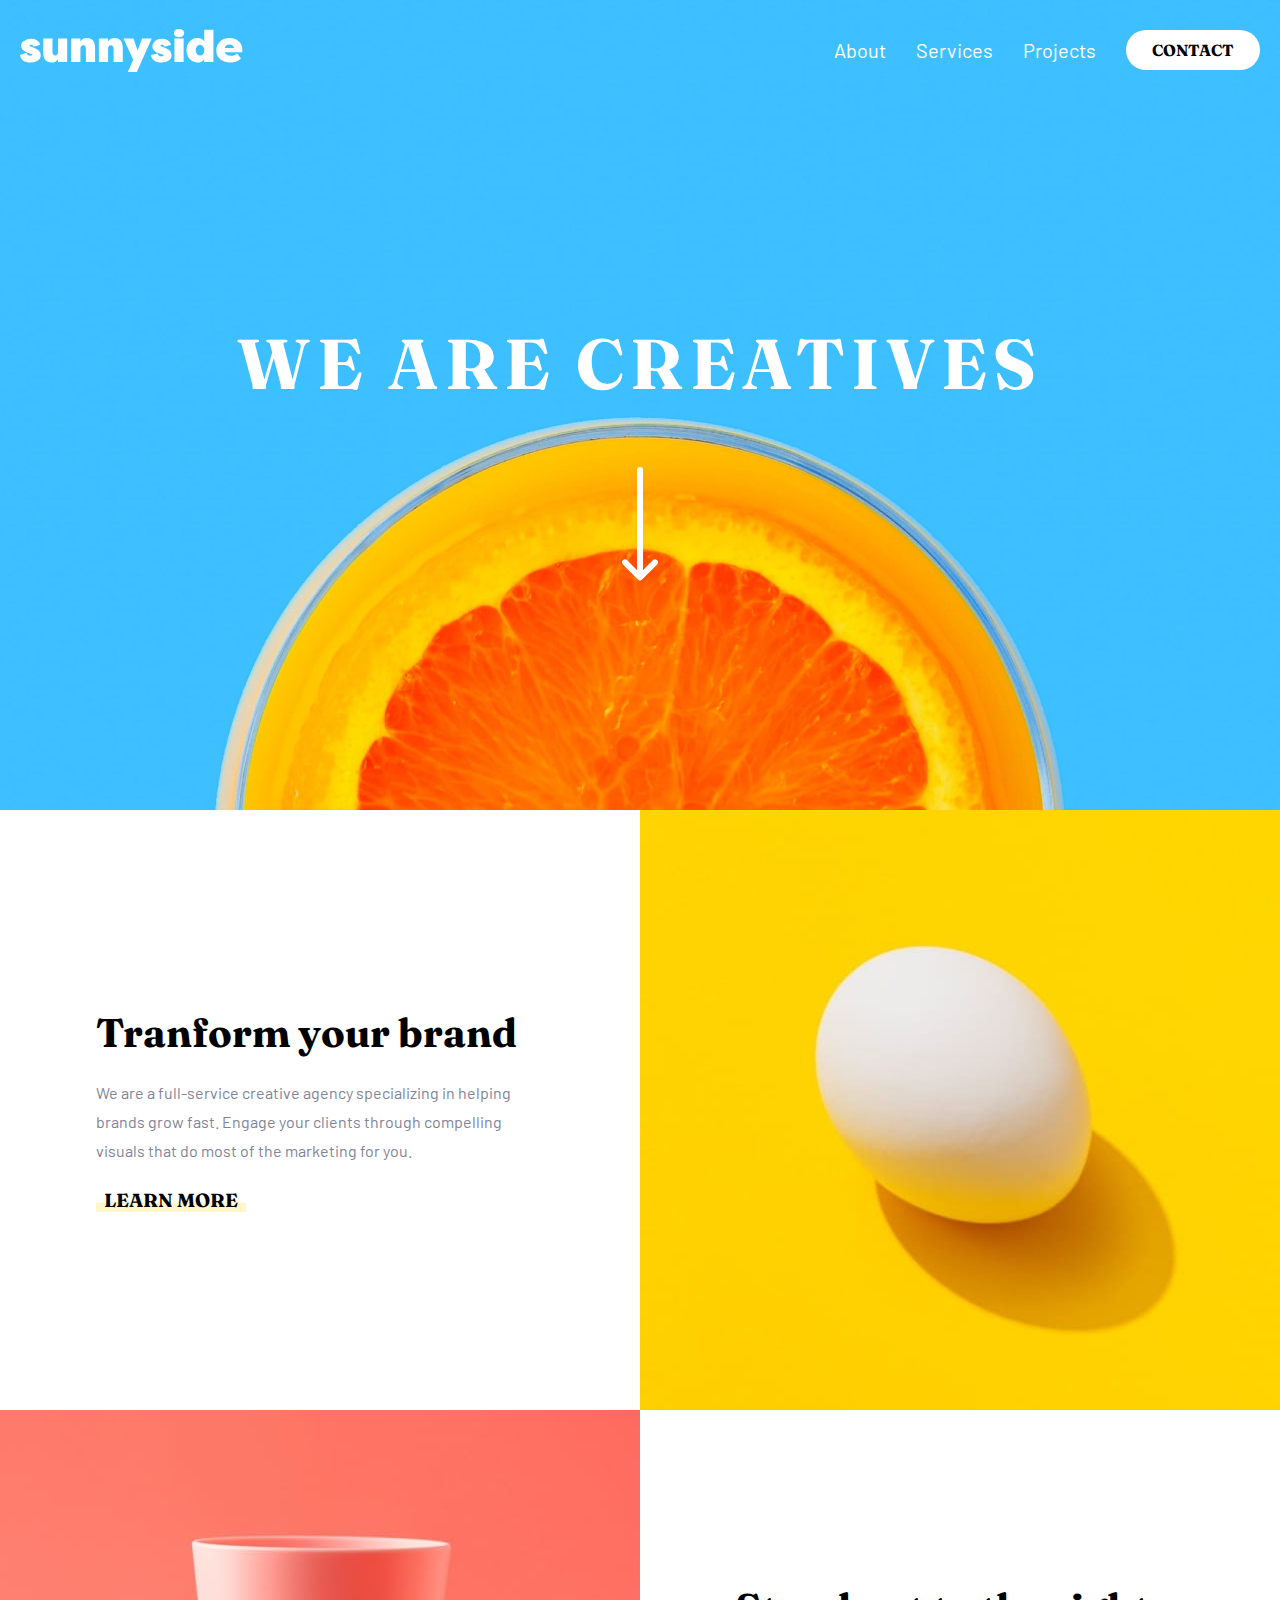
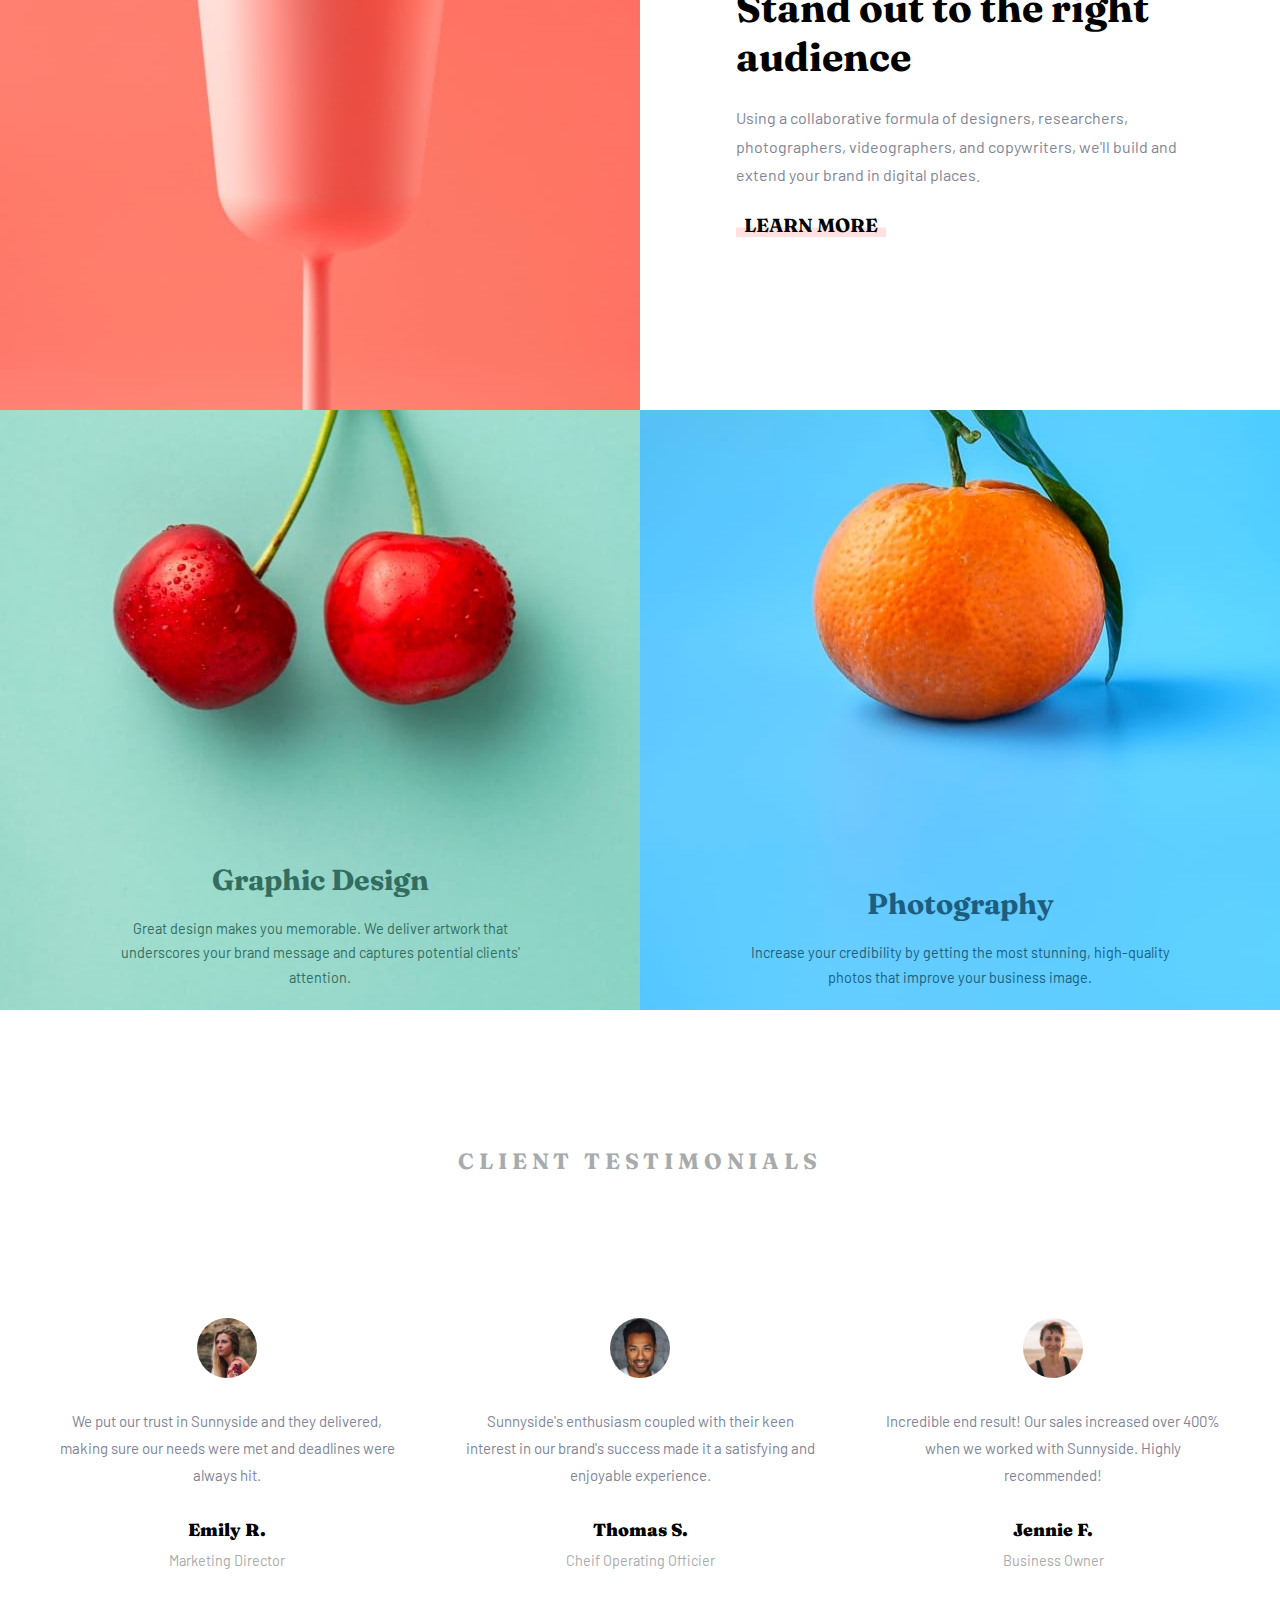
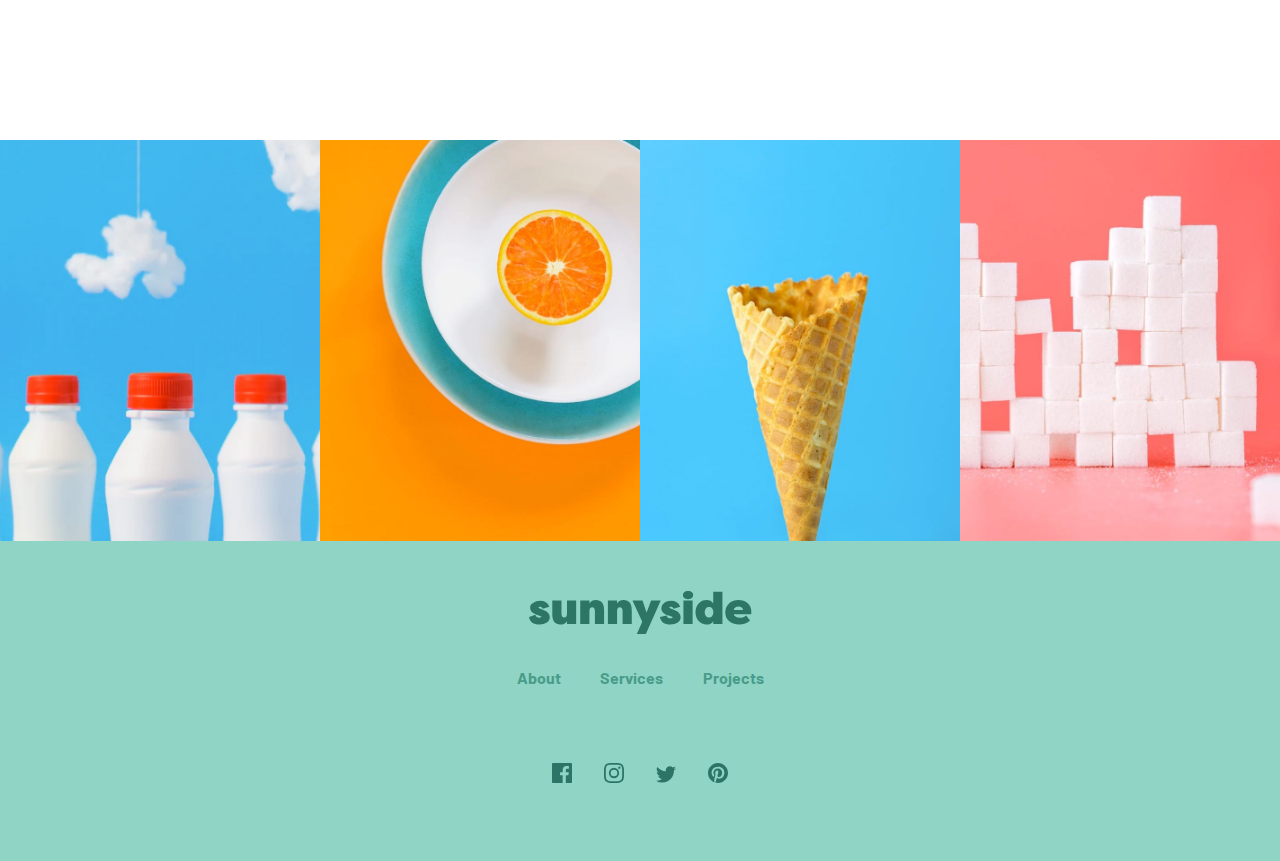
<file: TASK 1-landing-page/index.html>
<!DOCTYPE html>
<html lang="en">

<head>
    <meta charset="UTF-8">
    <meta name="viewport" content="width=device-width, initial-scale=1.0">
    <title>Sunnyside</title>
    <link rel="stylesheet" href="style.css">
</head>

<body>
    <div class="wrapper">
        <section class="banner">
            <div class="header">
                <svg xmlns="http://www.w3.org/2000/svg" xmlns:xlink="http://www.w3.org/1999/xlink" id="body_1"
                    width="223" height="43">
                    <g transform="matrix(1.798387 0 0 1.7916667 0 0)">
                        <path
                            d="M5.857 18.708C 7.495 18.708 8.851999 18.348 9.927 17.628C 11.002 16.907 11.54 15.859 11.54 14.484C 11.457 12.629 10.076 11.238 7.396 10.311001L7.396 10.311001L5.956 9.714001C 5.6419997 9.614 5.4179997 9.516001 5.286 9.416C 5.286 9.002001 5.559 8.7960005 6.1049995 8.7960005C 6.7829995 8.7960005 7.2869997 9.143001 7.6179996 9.839001L7.6179996 9.839001L11.316 8.795001C 10.423 6.575001 8.702 5.466001 6.154 5.466001C 4.632 5.466001 3.3659997 5.8640013 2.3569999 6.659001C 1.15 7.08 0.645 8.116 0.645 9.39C 0.645 9.788 0.70299995 10.156 0.819 10.496C 0.935 10.836 1.109 11.134001 1.34 11.39C 1.572 11.647 1.7950001 11.87 2.01 12.061001C 2.225 12.251 2.498 12.430001 2.83 12.595001C 3.1599998 12.761002 3.412 12.881001 3.586 12.955001C 3.76 13.030001 3.996 13.117001 4.293 13.216001L4.293 13.216001L4.715 13.366L6.205 13.912001C 6.568 14.045001 6.805 14.156001 6.9119997 14.247001C 6.9119997 14.678 6.508 14.894001 5.6969995 14.894001C 4.5059996 14.894001 3.7939997 14.364001 3.5629995 13.304001L3.5629995 13.304001L0 14.509C 0.463 17.309 2.416 18.709 5.857 18.709L5.857 18.709L5.857 18.708zM17.493 18.708C 19.131 18.708 20.338 18.078001 21.116 16.82L21.116 16.82L21.116 18.435L26.227999 18.435L26.227999 5.366L21.116 5.366L21.116 12.522C 21.116 13.996 20.611 14.732 19.602 14.732C 18.576 14.732 18.063 13.996 18.063 12.522L18.063 12.522L18.063 5.366L12.951 5.366L12.951 13.019C 12.951 16.812 14.465 18.709 17.493 18.709zM33.596 18.435L33.596 11.28C 33.596 9.804999 34.100002 9.068 35.109 9.068C 36.135002 9.068 36.649002 9.805 36.649002 11.28L36.649002 11.28L36.649002 18.435L41.760002 18.435L41.760002 10.782999C 41.760002 6.989999 40.247 5.092999 37.219 5.092999C 35.581 5.092999 34.373 5.722999 33.596 6.980999L33.596 6.980999L33.596 5.366L28.483002 5.366L28.483002 18.435001L33.596 18.435001zM48.979 18.435L48.979 11.28C 48.979 9.804999 49.483 9.068 50.493 9.068C 51.518 9.068 52.031 9.805 52.031 11.28L52.031 11.28L52.031 18.435L57.143997 18.435L57.143997 10.782999C 57.143997 6.989999 55.629997 5.092999 52.601997 5.092999C 50.963997 5.092999 49.755997 5.722999 48.978996 6.980999L48.978996 6.980999L48.978996 5.366L43.865997 5.366L43.865997 18.435001L48.978996 18.435001zM64.958 24L73.247 5.365999L67.91 5.365999L65.378006 12.049999L63.120007 5.365999L57.536007 5.365999L62.97101 17.168L59.944 24L64.958 24zM78.628 18.708C 80.266 18.708 81.623 18.348 82.698 17.628C 83.773994 16.907 84.312 15.859 84.312 14.484C 84.229 12.629 82.847 11.238 80.167 10.311001L80.167 10.311001L78.727 9.714001C 78.412994 9.614 78.189995 9.516001 78.057 9.416C 78.057 9.002001 78.33 8.7960005 78.876 8.7960005C 79.554 8.7960005 80.059 9.143001 80.39 9.839001L80.39 9.839001L84.088 8.795001C 83.194 6.575001 81.474 5.466001 78.925995 5.466001C 77.40399 5.466001 76.13799 5.8640013 75.129 6.659001C 74.118996 7.454001 73.615 8.489001 73.615 9.764001C 73.615 10.162001 73.673 10.530001 73.787994 10.870001C 73.90399 11.210001 74.077995 11.508001 74.31 11.764001C 74.541 12.021001 74.765 12.244 74.979996 12.435001C 75.19499 12.625001 75.467995 12.804002 75.798996 12.969002C 76.129 13.135002 76.381996 13.255002 76.556 13.329001C 76.729 13.404001 76.966 13.491001 77.263 13.590001L77.263 13.590001L77.685 13.740001L79.173996 14.286001C 79.537994 14.419002 79.773994 14.530002 79.881 14.621001C 79.881 15.052001 79.476 15.268002 78.66499 15.268002C 77.47499 15.268002 76.76299 14.738002 76.53099 13.678001L76.53099 13.678001L72.80799 14.522001C 73.27199 17.322 75.22399 18.722 78.66499 18.722zM88.428 4.571C 89.338005 4.571 90.041 4.356 90.538 3.9250002C 91.033005 3.4950001 91.282005 2.9480002 91.282005 2.2850003C 91.282005 1.6070004 91.04201 1.0550003 90.562004 0.6340003C 90.082 0.21 89.371 0 88.428 0C 87.485 0 86.773 0.211 86.293 0.634C 85.812996 1.056 85.573 1.607 85.573 2.286C 85.573 2.948 85.822 3.495 86.318 3.926C 86.815 4.356 87.518 4.571 88.428 4.571zM90.984 18.435001L90.984 5.366L85.87 5.366L85.87 18.435001L90.983 18.435001zM98.724 18.708002C 100.461 18.708002 101.701 18.078003 102.446 16.820002L102.446 16.820002L102.446 18.435001L107.558 18.435001L107.558 0.472L102.446 0.472L102.446 7.006C 101.701 5.731 100.461 5.093 98.723 5.093C 96.97 5.093 95.509 5.735 94.343 7.019C 93.177 8.302 92.593 9.929 92.593 11.901C 92.593 13.871 93.177 15.499001 94.343 16.783C 95.509 18.066002 96.97 18.708 98.723 18.708zM100.114 14.808002C 99.385 14.808002 98.802 14.534002 98.364 13.988003C 97.924995 13.441003 97.706 12.745003 97.706 11.901003C 97.706 11.056003 97.921 10.361003 98.351 9.814003C 98.798 9.267003 99.384995 8.994003 100.113 8.994003C 100.841 8.994003 101.423996 9.267003 101.863 9.814003C 102.301 10.3600025 102.52 11.056003 102.52 11.901003C 102.52 12.745003 102.300995 13.441003 101.863 13.988003C 101.423996 14.534002 100.840996 14.808002 100.113 14.808002zM116.812 18.708002C 119.409 18.708002 121.436 17.954002 122.892 16.448002L122.892 16.448002L120.782 13.615002C 119.74 14.460002 118.564995 14.882002 117.257996 14.882002C 116.266 14.882002 115.45899 14.658002 114.838 14.212002C 114.217995 13.764002 113.908 13.333002 113.908 12.919002L113.908 12.919002L123.51199 12.919002C 123.59499 12.621001 123.635994 12.232001 123.635994 11.752002C 123.635994 9.698002 122.96199 8.075002 121.61399 6.882002C 120.26499 5.689002 118.54099 5.093002 116.43899 5.093002C 114.18899 5.093002 112.41099 5.764002 111.10399 7.106002C 109.79699 8.447001 109.14299 10.062002 109.14299 11.950002C 109.14299 13.888001 109.83299 15.4990015 111.21499 16.783C 112.596985 18.066002 114.46199 18.708 116.81199 18.708zM119.02 10.559002L113.908 10.559002C 113.940994 9.946002 114.20599 9.479002 114.701996 9.155002C 115.198 8.832002 115.785995 8.671001 116.464 8.671001C 117.142 8.671001 117.729996 8.836001 118.226 9.168001C 118.723 9.4990015 118.987 9.963001 119.02 10.559001z"
                            stroke="none" fill="currentColor" fill-rule="nonzero" />
                    </g>
                </svg>
                <nav class="menu">
                    <span>About</span>
                    <span>Services</span>
                    <span>Projects</span>
                    <div class="contact">CONTACT</div>
                </nav>
            </div>
            <div class="main">
                <h1 class="text">WE ARE CREATIVES</h1>
                <a href="#content"><img src="./assets/icon-arrow-down.svg" class="arrow" alt="arrow button"></a>
            </div>
        </section>
        <section id="content" class="section1">
            <div class="left">
                <div class="text-container">
                    <h1>Tranform your brand</h1>
                    <p>We are a full-service creative agency specializing in helping brands grow fast.
                        Engage your clients through compelling visuals that do most of the marketing for you.</p>
                    <div class="button1">
                        <h2>LEARN MORE</h2>
                    </div>
                </div>
            </div>
            <div class="right">
                <img class="container-img" src="./assets/image-gallery-egg.jpg" alt="illustration">
            </div>
        </section>
        <section class="section2">
            <div class="right">
                <img class="container-img" src="./assets/image-stand-out.jpg" alt="illustraion">
            </div>
            <div class="left">
                <div class="text-container">
                    <h1>Stand out to the right audience</h1>
                    <p> Using a collaborative formula of designers, researchers, photographers, videographers, and
                        copywriters, we'll build and extend your brand in digital places.
                    </p>
                    <div class="button2">
                        <h2>LEARN MORE</h2>
                    </div>
                </div>
            </div>
        </section>
        <section class="section2">
            <div class="left1">
                <div class="text-container-top">
                    <h1>Graphic Design</h1>
                    <p> Great design makes you memorable. We deliver artwork that underscores your brand message and
                        captures potential clients' attention.</p>
                </div>
            </div>
            <div class="right1">
                <div class="text-container-top">
                    <h1> Photography</h1>
                    <p>Increase your credibility by getting the most stunning, high-quality photos that improve your
                        business image.</p>
                </div>
            </div>
        </section>
        <section class="section3 testimonials">
            <h1>CLIENT TESTIMONIALS</h1>
            <div class="clients">
                <div class="client">
                    <div class="client-image">
                        <img src="./assets/image-emily.jpg" alt="client picture">
                    </div>
                    <p>We put our trust in Sunnyside and they delivered, making sure our needs were met and deadlines
                        were always hit.</p>
                    <div class="details">
                        <h2>Emily R.</h2>
                        <p>Marketing Director</p>
                    </div>
                </div>
                <div class="client">
                    <div class="client-image">
                        <img src="./assets/image-thomas.jpg" alt="client picture">
                    </div>
                    <p>Sunnyside's enthusiasm coupled with their keen interest in our brand's success made it a
                        satisfying and enjoyable experience.</p>
                    <div class="details">
                        <h2>Thomas S.</h2>
                        <p>Cheif Operating Officier</p>
                    </div>
                </div>
                <div class="client">
                    <div class="client-image">
                        <img src="./assets/image-jennie.jpg" alt="client picture">
                    </div>
                    <p>Incredible end result! Our sales increased over 400% when we worked with Sunnyside. Highly
                        recommended!</p>
                    <div class="details">
                        <h2>Jennie F.</h2>
                        <p>Business Owner</p>
                    </div>
                </div>
            </div>
        </section>
        <section class="section4 gallery">
            <div class="gallery-container">
                <img src="./assets/image-gallery-milkbottles.jpg" alt="example image">
            </div>
            <div class="gallery-container">
                <img src="./assets/image-gallery-orange.jpg" alt="example image">
            </div>
            <div class="gallery-container">
                <img src="./assets/image-gallery-cone.jpg" alt="example image">
            </div>
            <div class="gallery-container">
                <img src="./assets/image-gallery-sugarcubes.jpg" alt="example image">
            </div>
        </section>
        <footer class="footer">
            <div class="logo">
                <svg xmlns="http://www.w3.org/2000/svg" xmlns:xlink="http://www.w3.org/1999/xlink" id="body_1"
                    width="223" height="43">
                    <g transform="matrix(1.798387 0 0 1.7916667 0 0)">
                        <path
                            d="M5.857 18.708C 7.495 18.708 8.851999 18.348 9.927 17.628C 11.002 16.907 11.54 15.859 11.54 14.484C 11.457 12.629 10.076 11.238 7.396 10.311001L7.396 10.311001L5.956 9.714001C 5.6419997 9.614 5.4179997 9.516001 5.286 9.416C 5.286 9.002001 5.559 8.7960005 6.1049995 8.7960005C 6.7829995 8.7960005 7.2869997 9.143001 7.6179996 9.839001L7.6179996 9.839001L11.316 8.795001C 10.423 6.575001 8.702 5.466001 6.154 5.466001C 4.632 5.466001 3.3659997 5.8640013 2.3569999 6.659001C 1.15 7.08 0.645 8.116 0.645 9.39C 0.645 9.788 0.70299995 10.156 0.819 10.496C 0.935 10.836 1.109 11.134001 1.34 11.39C 1.572 11.647 1.7950001 11.87 2.01 12.061001C 2.225 12.251 2.498 12.430001 2.83 12.595001C 3.1599998 12.761002 3.412 12.881001 3.586 12.955001C 3.76 13.030001 3.996 13.117001 4.293 13.216001L4.293 13.216001L4.715 13.366L6.205 13.912001C 6.568 14.045001 6.805 14.156001 6.9119997 14.247001C 6.9119997 14.678 6.508 14.894001 5.6969995 14.894001C 4.5059996 14.894001 3.7939997 14.364001 3.5629995 13.304001L3.5629995 13.304001L0 14.509C 0.463 17.309 2.416 18.709 5.857 18.709L5.857 18.709L5.857 18.708zM17.493 18.708C 19.131 18.708 20.338 18.078001 21.116 16.82L21.116 16.82L21.116 18.435L26.227999 18.435L26.227999 5.366L21.116 5.366L21.116 12.522C 21.116 13.996 20.611 14.732 19.602 14.732C 18.576 14.732 18.063 13.996 18.063 12.522L18.063 12.522L18.063 5.366L12.951 5.366L12.951 13.019C 12.951 16.812 14.465 18.709 17.493 18.709zM33.596 18.435L33.596 11.28C 33.596 9.804999 34.100002 9.068 35.109 9.068C 36.135002 9.068 36.649002 9.805 36.649002 11.28L36.649002 11.28L36.649002 18.435L41.760002 18.435L41.760002 10.782999C 41.760002 6.989999 40.247 5.092999 37.219 5.092999C 35.581 5.092999 34.373 5.722999 33.596 6.980999L33.596 6.980999L33.596 5.366L28.483002 5.366L28.483002 18.435001L33.596 18.435001zM48.979 18.435L48.979 11.28C 48.979 9.804999 49.483 9.068 50.493 9.068C 51.518 9.068 52.031 9.805 52.031 11.28L52.031 11.28L52.031 18.435L57.143997 18.435L57.143997 10.782999C 57.143997 6.989999 55.629997 5.092999 52.601997 5.092999C 50.963997 5.092999 49.755997 5.722999 48.978996 6.980999L48.978996 6.980999L48.978996 5.366L43.865997 5.366L43.865997 18.435001L48.978996 18.435001zM64.958 24L73.247 5.365999L67.91 5.365999L65.378006 12.049999L63.120007 5.365999L57.536007 5.365999L62.97101 17.168L59.944 24L64.958 24zM78.628 18.708C 80.266 18.708 81.623 18.348 82.698 17.628C 83.773994 16.907 84.312 15.859 84.312 14.484C 84.229 12.629 82.847 11.238 80.167 10.311001L80.167 10.311001L78.727 9.714001C 78.412994 9.614 78.189995 9.516001 78.057 9.416C 78.057 9.002001 78.33 8.7960005 78.876 8.7960005C 79.554 8.7960005 80.059 9.143001 80.39 9.839001L80.39 9.839001L84.088 8.795001C 83.194 6.575001 81.474 5.466001 78.925995 5.466001C 77.40399 5.466001 76.13799 5.8640013 75.129 6.659001C 74.118996 7.454001 73.615 8.489001 73.615 9.764001C 73.615 10.162001 73.673 10.530001 73.787994 10.870001C 73.90399 11.210001 74.077995 11.508001 74.31 11.764001C 74.541 12.021001 74.765 12.244 74.979996 12.435001C 75.19499 12.625001 75.467995 12.804002 75.798996 12.969002C 76.129 13.135002 76.381996 13.255002 76.556 13.329001C 76.729 13.404001 76.966 13.491001 77.263 13.590001L77.263 13.590001L77.685 13.740001L79.173996 14.286001C 79.537994 14.419002 79.773994 14.530002 79.881 14.621001C 79.881 15.052001 79.476 15.268002 78.66499 15.268002C 77.47499 15.268002 76.76299 14.738002 76.53099 13.678001L76.53099 13.678001L72.80799 14.522001C 73.27199 17.322 75.22399 18.722 78.66499 18.722zM88.428 4.571C 89.338005 4.571 90.041 4.356 90.538 3.9250002C 91.033005 3.4950001 91.282005 2.9480002 91.282005 2.2850003C 91.282005 1.6070004 91.04201 1.0550003 90.562004 0.6340003C 90.082 0.21 89.371 0 88.428 0C 87.485 0 86.773 0.211 86.293 0.634C 85.812996 1.056 85.573 1.607 85.573 2.286C 85.573 2.948 85.822 3.495 86.318 3.926C 86.815 4.356 87.518 4.571 88.428 4.571zM90.984 18.435001L90.984 5.366L85.87 5.366L85.87 18.435001L90.983 18.435001zM98.724 18.708002C 100.461 18.708002 101.701 18.078003 102.446 16.820002L102.446 16.820002L102.446 18.435001L107.558 18.435001L107.558 0.472L102.446 0.472L102.446 7.006C 101.701 5.731 100.461 5.093 98.723 5.093C 96.97 5.093 95.509 5.735 94.343 7.019C 93.177 8.302 92.593 9.929 92.593 11.901C 92.593 13.871 93.177 15.499001 94.343 16.783C 95.509 18.066002 96.97 18.708 98.723 18.708zM100.114 14.808002C 99.385 14.808002 98.802 14.534002 98.364 13.988003C 97.924995 13.441003 97.706 12.745003 97.706 11.901003C 97.706 11.056003 97.921 10.361003 98.351 9.814003C 98.798 9.267003 99.384995 8.994003 100.113 8.994003C 100.841 8.994003 101.423996 9.267003 101.863 9.814003C 102.301 10.3600025 102.52 11.056003 102.52 11.901003C 102.52 12.745003 102.300995 13.441003 101.863 13.988003C 101.423996 14.534002 100.840996 14.808002 100.113 14.808002zM116.812 18.708002C 119.409 18.708002 121.436 17.954002 122.892 16.448002L122.892 16.448002L120.782 13.615002C 119.74 14.460002 118.564995 14.882002 117.257996 14.882002C 116.266 14.882002 115.45899 14.658002 114.838 14.212002C 114.217995 13.764002 113.908 13.333002 113.908 12.919002L113.908 12.919002L123.51199 12.919002C 123.59499 12.621001 123.635994 12.232001 123.635994 11.752002C 123.635994 9.698002 122.96199 8.075002 121.61399 6.882002C 120.26499 5.689002 118.54099 5.093002 116.43899 5.093002C 114.18899 5.093002 112.41099 5.764002 111.10399 7.106002C 109.79699 8.447001 109.14299 10.062002 109.14299 11.950002C 109.14299 13.888001 109.83299 15.4990015 111.21499 16.783C 112.596985 18.066002 114.46199 18.708 116.81199 18.708zM119.02 10.559002L113.908 10.559002C 113.940994 9.946002 114.20599 9.479002 114.701996 9.155002C 115.198 8.832002 115.785995 8.671001 116.464 8.671001C 117.142 8.671001 117.729996 8.836001 118.226 9.168001C 118.723 9.4990015 118.987 9.963001 119.02 10.559001z"
                            stroke="none" fill="currentColor" fill-rule="nonzero" />
                    </g>
                </svg>
            </div>
            <div class="footer-nav">
                <span>About</span>
                <span>Services</span>
                <span>Projects</span>
            </div>
            <div class="socials">
                <a href="#"><img src="./assets/icon-facebook.svg" alt="facebook link"></a>
                <a href="#"><img src="./assets/icon-instagram.svg" alt="instagram link"></a>
                <a href="#"><img src="./assets/icon-twitter.svg" alt="twitter link"></a>
                <a href="#"><img src="./assets/icon-pinterest.svg" alt="pinterest link"></a>
            </div>
        </footer>
    </div>
</body>

</html>
</file>
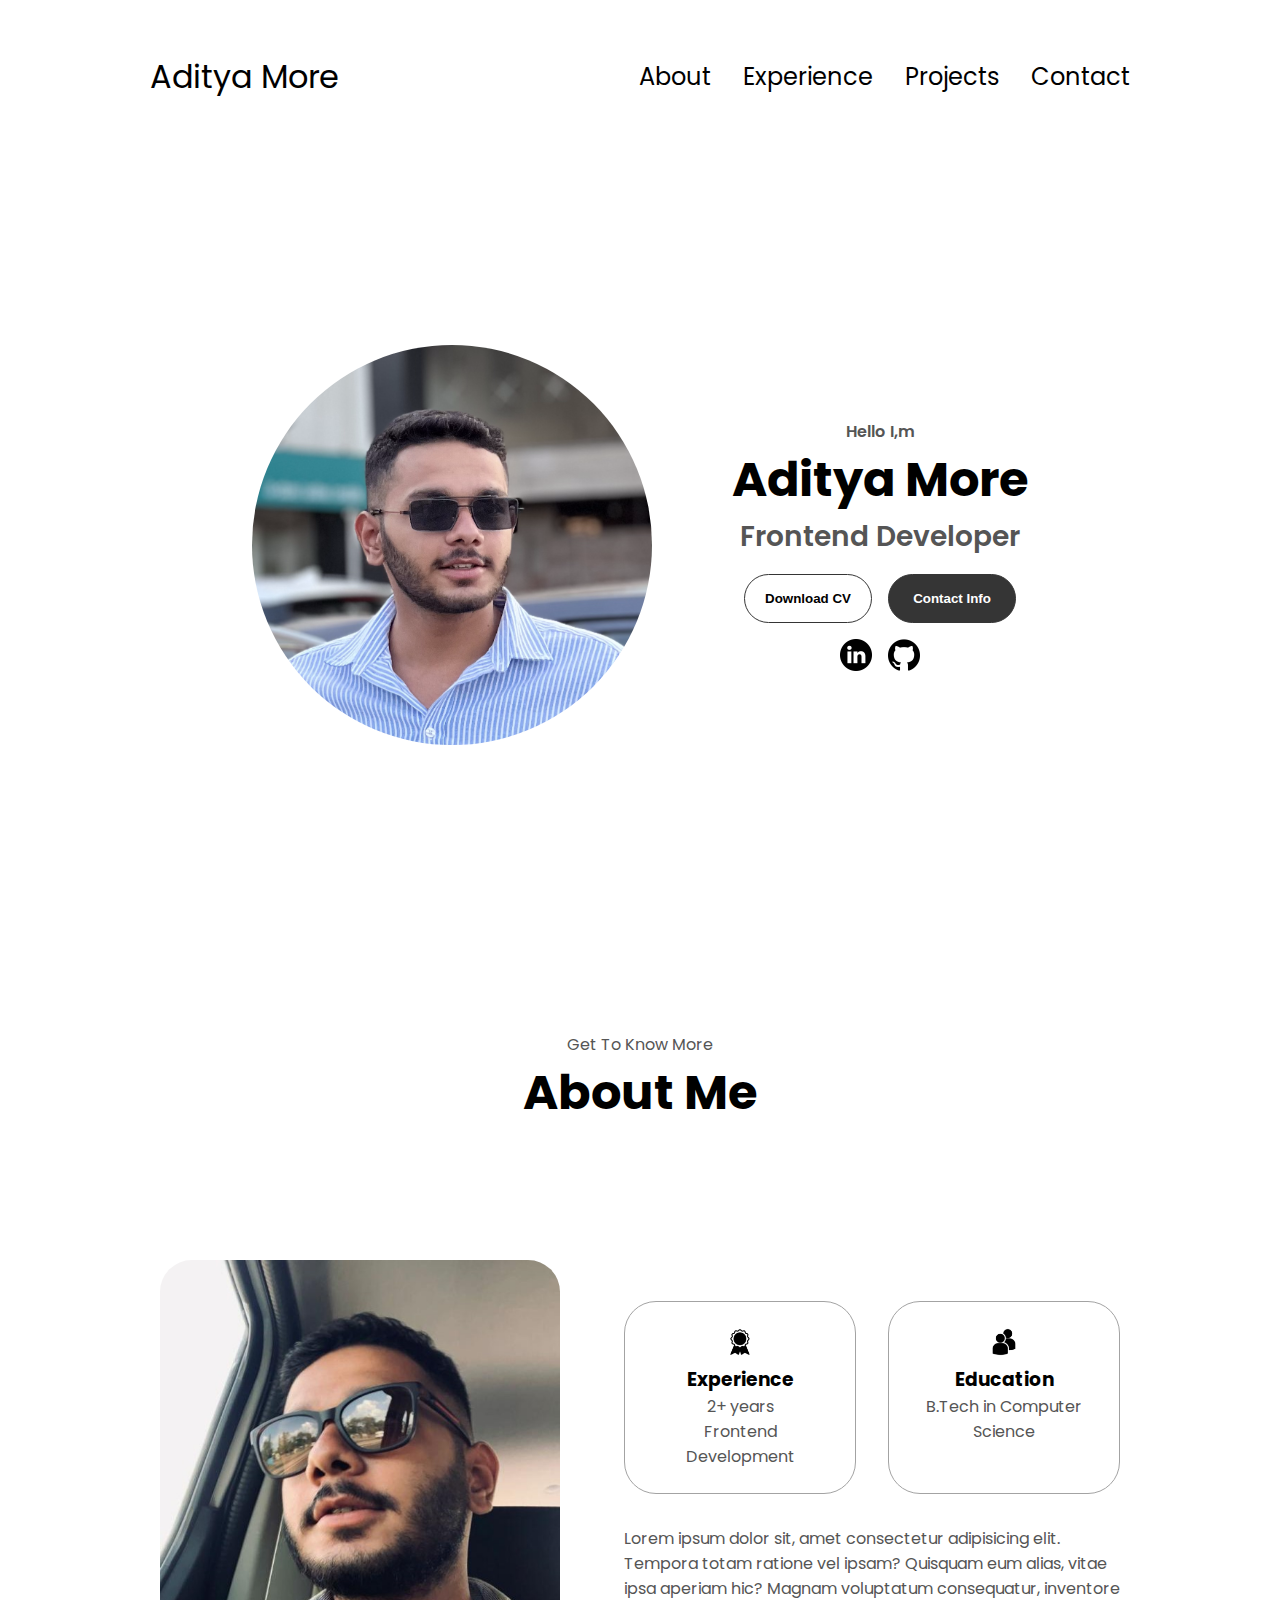
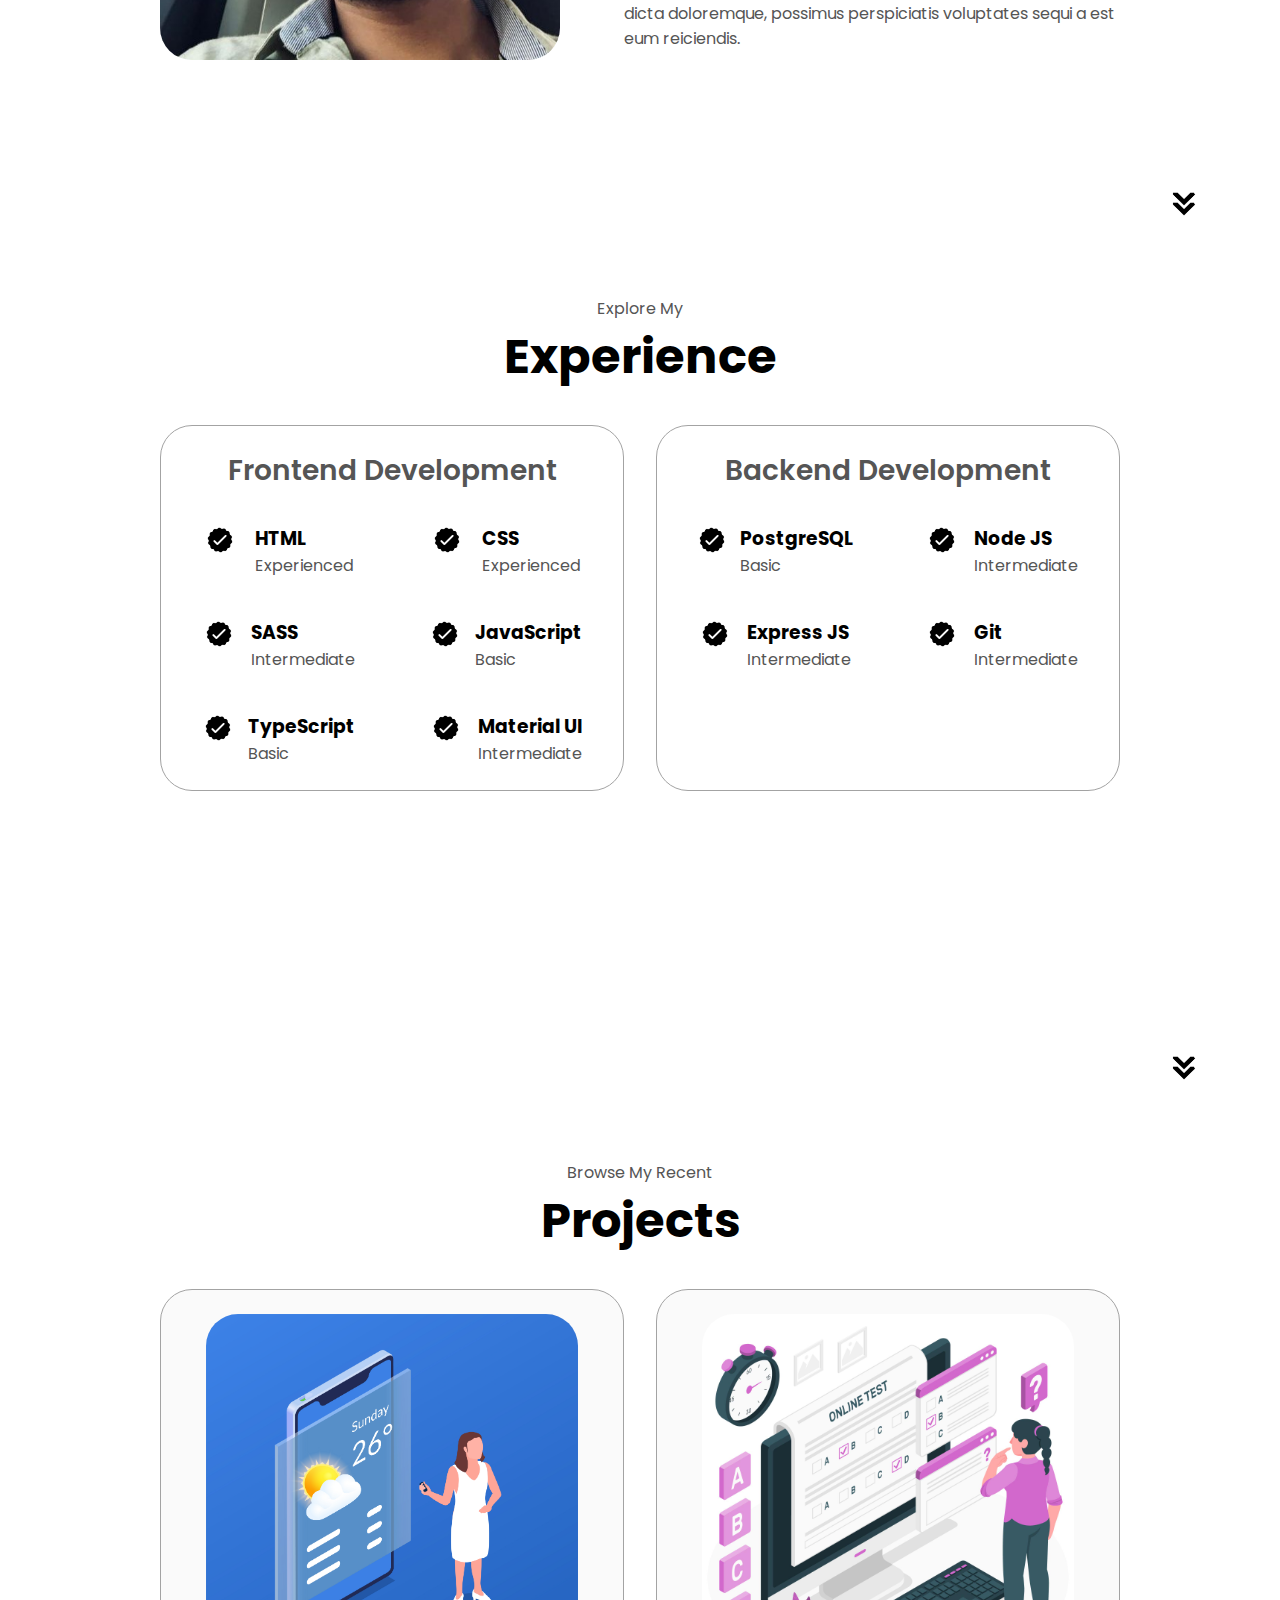
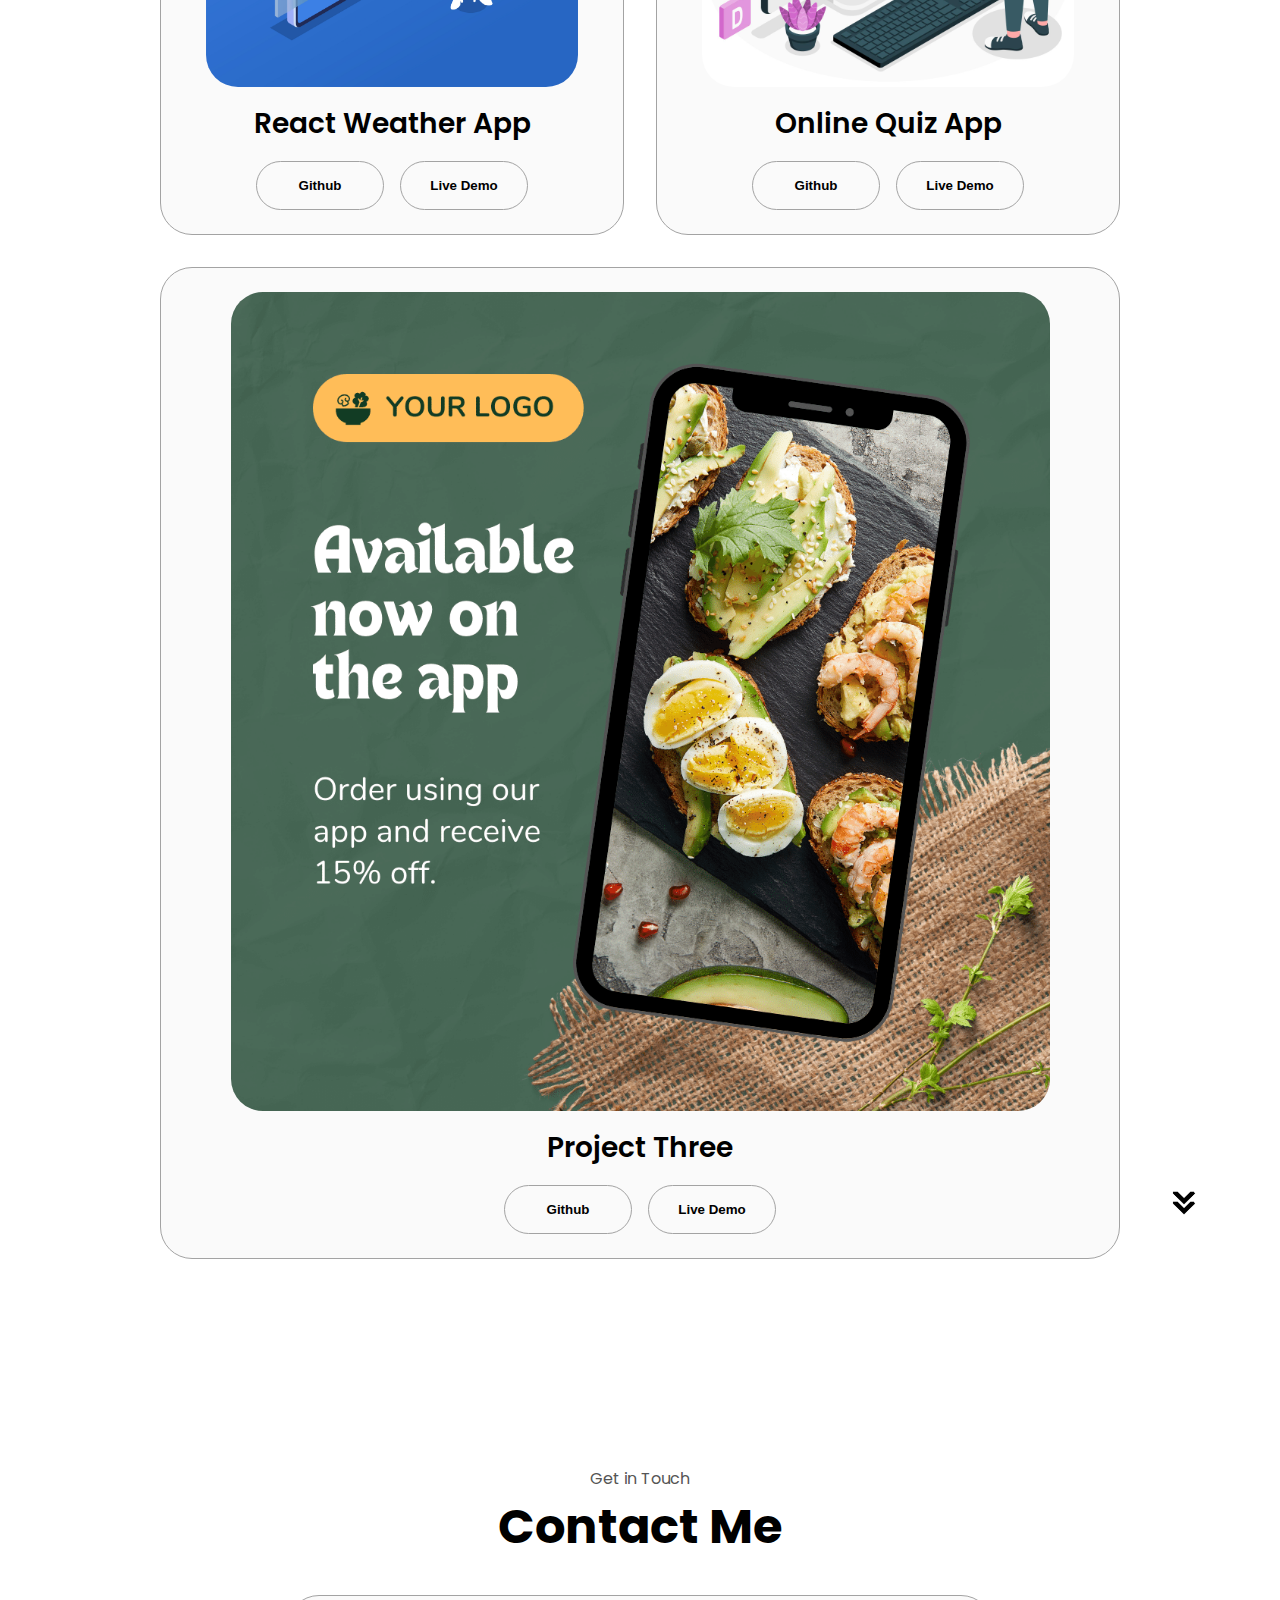
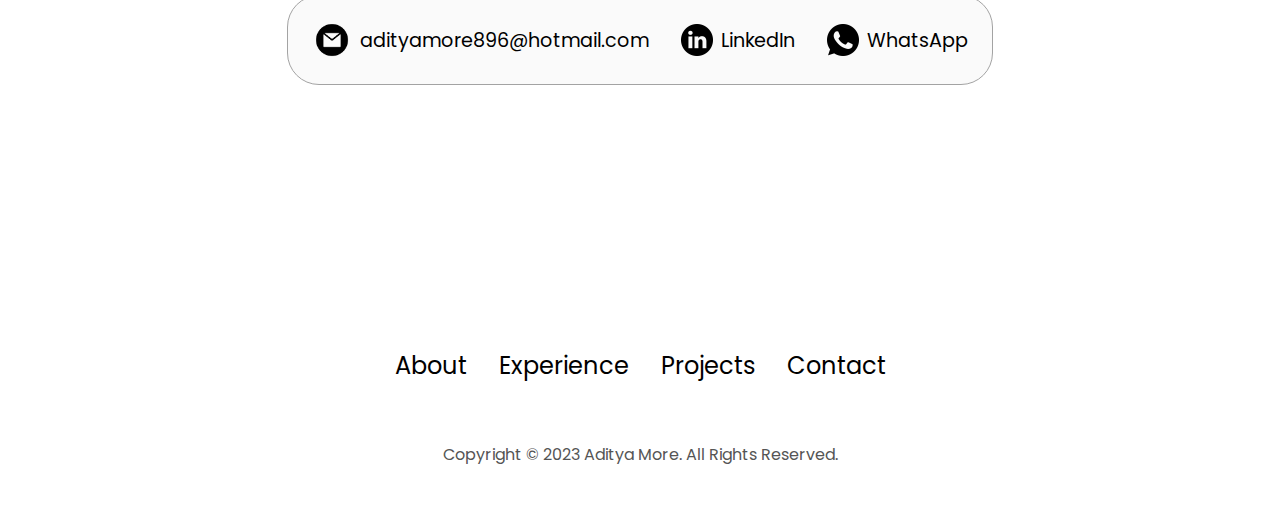
<file: TASK 2-html-css-js-portfolio/Index.html>
<!DOCTYPE html>
<html lang="en">

<head>
    <meta charset="UTF-8">
    <meta name="viewport" content="width=device-width, initial-scale=1.0">
    <link rel="icon" type="image/x-icon" href="./assets/favicon.ico">
    <title>My Portfolio</title>
    <link rel="stylesheet" href="style.css">
    <link rel="stylesheet" href="mediaqueries.css">
</head>

<body>
    <nav id="desktop-nav">
        <div class="logo">Aditya More</div>
        <div>
            <ul class="nav-links">
                <li><a href="#about">About</a></li>
                <li><a href="#experience">Experience</a></li>
                <li><a href="#projects">Projects</a></li>
                <li><a href="#contact">Contact</a></li>
            </ul>
        </div>
    </nav>
    <nav id="hamburger-nav">
        <div class="logo">Aditya More</div>
        <div class="hamburger-menu">
            <div class="hamburger-icon" onclick="toggleMenu()">
                <span></span>
                <span></span>
                <span></span>
            </div>
            <div class="menu-links">
                <ul>
                    <li><a href="#about" onclick="toggleMenu()">About</a></li>
                    <li><a href="#experience" onclick="toggleMenu()">Experience</a></li>
                    <li><a href="#projects" onclick="toggleMenu()">Projects</a></li>
                    <li><a href="#contact" onclick="toggleMenu()">Contact</a></li>
                </ul>
            </div>
        </div>
    </nav>
    <section id="profile">
        <div class="section__pic-container">
            <img src="./assets/profile_pic_0.png" alt="Aditya More profile picture" class="main_pic">
        </div>
        <div class="section__text">
            <p class="section__text__p1">Hello I,m</p>
            <h1 class="title">Aditya More</h1>
            <p class="section__text__p2">Frontend Developer</p>
            <div class="btn-container">
                <button class="btn btn-color-2" onclick="window.open('./assets/resume.pdf')">Download
                    CV</button>
                <button class="btn btn-color-1" onclick="location.href='./#contact'">Contact Info</button>
            </div>
            <div id="socials-container">
                <img src="./assets/linkedin.png" alt="My LinkedIn profile" class="icon"
                    onclick="location.href='https://www.linkedin.com/in/aditya-more-myprofile/'">
                <img src="./assets/github.png" alt="My Github profile" class="icon"
                    onclick="location.href='https://github.com/adityaa-more'">
            </div>
        </div>
    </section>
    <section id="about">
        <p class="section__text__p1">Get To Know More</p>
        <h1 class="title">About Me</h1>
        <div class="section-container">
            <div class="section__pic-container">
                <img src="./assets/profile_pic_1.jpg" alt="Profile picture" class="about-pic">
            </div>
            <div class="about-details-container">
                <div class="about-containers">
                    <div class="details-container">
                        <img src="./assets/experience.png" alt="Experience icon" class="icon">
                        <h3>Experience</h3>
                        <p>2+ years <br />Frontend Development </p>
                    </div>
                    <div class="details-container">
                        <img src="./assets/education.png" alt="Experience icon" class="icon">
                        <h3>Education</h3>
                        <p>B.Tech in Computer Science </p>
                    </div>
                </div>
                <div class="text-container">
                    <p>Lorem ipsum dolor sit, amet consectetur adipisicing elit. Tempora totam ratione vel ipsam?
                        Quisquam eum alias, vitae ipsa aperiam hic? Magnam voluptatum consequatur, inventore dicta
                        doloremque, possimus perspiciatis voluptates sequi a est eum reiciendis.</p>
                </div>
            </div>
        </div>
        <img src="./assets/arrow.png" alt="Arrow icon" class="icon arrow" onclick="location.href='./#experience'">
    </section>
    <section id="experience">
        <p class="section__text__p1">Explore My</p>
        <h1 class="title">Experience</h1>
        <div class="experience-details-container">
            <div class="about-containers">
                <div class="details-container">
                    <h2 class="experience-sub-title">Frontend Development</h2>
                    <div class="article-container">
                        <article>
                            <img src="./assets/checkmark.png" alt="experience icon" class="icon">
                            <div>
                                <h3>HTML</h3>
                                <p>Experienced</p>
                            </div>
                        </article>
                        <article>
                            <img src="./assets/checkmark.png" alt="experience icon" class="icon">
                            <div>
                                <h3>CSS</h3>
                                <p>Experienced</p>
                            </div>
                        </article>
                        <article>
                            <img src="./assets/checkmark.png" alt="experience icon" class="icon">
                            <div>
                                <h3>SASS</h3>
                                <p>Intermediate</p>
                            </div>
                        </article>
                        <article>
                            <img src="./assets/checkmark.png" alt="experience icon" class="icon">
                            <div>
                                <h3>JavaScript</h3>
                                <p>Basic</p>
                            </div>
                        </article>
                        <article>
                            <img src="./assets/checkmark.png" alt="experience icon" class="icon">
                            <div>
                                <h3>TypeScript</h3>
                                <p>Basic</p>
                            </div>
                        </article>
                        <article>
                            <img src="./assets/checkmark.png" alt="experience icon" class="icon">
                            <div>
                                <h3>Material UI</h3>
                                <p>Intermediate</p>
                            </div>
                        </article>
                    </div>
                </div>
                <div class="details-container">
                    <h2 class="experience-sub-title">Backend Development</h2>
                    <div class="article-container">
                        <article>
                            <img src="./assets/checkmark.png" alt="experience icon" class="icon">
                            <div>
                                <h3>PostgreSQL</h3>
                                <p>Basic</p>
                            </div>
                        </article>
                        <article>
                            <img src="./assets/checkmark.png" alt="experience icon" class="icon">
                            <div>
                                <h3>Node JS</h3>
                                <p>Intermediate</p>
                            </div>
                        </article>
                        <article>
                            <img src="./assets/checkmark.png" alt="experience icon" class="icon">
                            <div>
                                <h3>Express JS</h3>
                                <p>Intermediate</p>
                            </div>
                        </article>
                        <article>
                            <img src="./assets/checkmark.png" alt="experience icon" class="icon">
                            <div>
                                <h3>Git</h3>
                                <p>Intermediate</p>
                            </div>
                        </article>
                    </div>
                </div>
            </div>
        </div>
        <img src="./assets/arrow.png" alt="Arrow icon" class="icon arrow" onclick="location.href='./#projects'">
    </section>
    <section id="projects">
        <p class="section__text__p1">Browse My Recent</p>
        <h1 class="title">Projects</h1>
        <div class="experience-details-container">
            <div class="about-containers">
                <div class="details-container color-container">
                    <div class="article-container">
                        <img src="./assets/weather-project.jpg" alt="Project 1" class="project-img">
                    </div>
                    <h2 class="experience-sub-title project-title">React Weather App</h2>
                    <div class="btn-container">
                        <button class="btn btn-color-2 project-btn"
                            onclick="location.href='https://github.com/adityaa-more/react-weather-app'">Github</button>
                        <button class="btn btn-color-2 project-btn"
                            onclick="location.href='https://adityaa-more.github.io/react-weather-app/'">Live
                            Demo</button>
                    </div>
                </div>
                <div class="details-container color-container">
                    <div class="article-container">
                        <img src="./assets/quiz-project.jpg" alt="Project 2" class="project-img">
                    </div>
                    <h2 class="experience-sub-title project-title">Online Quiz App</h2>
                    <div class="btn-container">
                        <button class="btn btn-color-2 project-btn"
                            onclick="location.href='https://github.com/adityaa-more/QuizApp'">Github</button>
                        <button class="btn btn-color-2 project-btn"
                            onclick="location.href='https://adityaa-more.github.io/QuizApp/'">Live
                            Demo</button>
                    </div>
                </div>
                <div class="details-container color-container">
                    <div class="article-container">
                        <img src="./assets/project-3.png" alt="Project 3" class="project-img">
                    </div>
                    <h2 class="experience-sub-title project-title">Project Three</h2>
                    <div class="btn-container">
                        <button class="btn btn-color-2 project-btn"
                            onclick="location.href='https://github.com/'">Github</button>
                        <button class="btn btn-color-2 project-btn" onclick="location.href='https://github.com/'">Live
                            Demo</button>
                    </div>
                </div>
            </div>
        </div>
        <img src="./assets/arrow.png" alt="Arrow icon" class="icon arrow" onclick="location.href='./#contact'">
    </section>
    <section id="contact">
        <p class="section__text__p1">Get in Touch</p>
        <h1 class="title">Contact Me</h1>
        <div class="contact-info-upper-container">
            <div class="contact-info-container">
                <img src="./assets/email.png" alt="email icon" class="icon contact-icon email-icon">
                <p><a href="mailto:adityamore896@hotmail.com">adityamore896@hotmail.com</a></p>
            </div>
            <div class="contact-info-container">
                <img src="./assets/linkedin.png" alt="LinkedIn icon" class="icon contact-icon">
                <p><a href="https://www.linkedin.com/in/aditya-more-myprofile/">LinkedIn</a></p>
            </div>
            <div class="contact-info-container">
                <img src="./assets/whatsapp.png" alt="LinkedIn icon" class="icon contact-icon">
                <p><a href="https://wa.me/918888052888?text=">WhatsApp</a></p>
            </div>
        </div>
    </section>
    <footer>
        <nav>
            <div class="nav-links-container">
                <ul class="nav-links">
                    <li><a href="#about">About</a></li>
                    <li><a href="#experience">Experience</a></li>
                    <li><a href="#projects">Projects</a></li>
                    <li><a href="#contact">Contact</a></li>
                </ul>
            </div>
        </nav>
        <p>Copyright &#169; 2023 Aditya More. All Rights Reserved.</p>
    </footer>

    <script src="script.js"></script>
</body>

</html>
</file>
<file: TASK 1-landing-page/style.css>
/* todo: make responsive */

@import url("https://fonts.googleapis.com/css2?family=Barlow:wght@600&family=Fraunces:opsz,wght@9..144,700;9..144,900&display=swap");

* {
  margin: 0;
  padding: 0;
  scroll-behavior: smooth;
  cursor: default;
}

span,
p {
  font-family: "Barlow", sans-serif;
}

h1,
h2 {
  font-family: "Fraunces", serif;
}

/* Banner */

.banner {
  height: 90vh;
  min-height: 650px;
  background-image: url("./assets/image-header.jpg");
  background-position: center bottom;
  background-size: cover;
  display: flex;
  flex-direction: column;
}

.header {
  height: 60px;
  display: flex;
  justify-content: space-between;
  align-items: center;
  padding: 20px 20px;
  color: white;
}

.menu {
  display: flex;
  align-items: center;
  font-size: 20px;
  color: white;
}

.menu span {
  margin-right: 30px;
  cursor: pointer;
}

.menu span:hover {
  color: wheat;
  transition: 0.2s all ease-in-out;
}

.contact {
  font-family: "Fraunces", serif;
  font-size: 1rem;
  font-weight: 700;
  background-color: white;
  color: black;
  padding: 10px 26px;
  border-radius: 25px;
  cursor: pointer;
  transition: 0.2s all ease-in-out;
}

.contact:hover {
  background-color: antiquewhite;
}

.main {
  display: flex;
  flex-direction: column;
  align-items: center;
  justify-content: center;
  font-size: 2.2rem;
  font-weight: 900;
  letter-spacing: 0.4rem;
  flex-grow: 1;
  color: white;
}

.arrow {
  margin-top: 60px;
  cursor: pointer;
}

/* Content Sections */

.section1,
.section2 {
  display: flex;
  height: 600px;
}

.container-img {
  width: 100%;
  height: 100%;
  object-fit: cover;
}

.left,
.right {
  flex: 1;
  display: flex;
  align-items: center;
  justify-content: center;
}

.text-container {
  width: 70%;
}

.left h1 {
  font-size: 40px;
  margin-bottom: 1.4rem;
}

.left p,
.right p {
  color: hsl(232, 10%, 55%);
  line-height: 1.8;
  margin-bottom: 1.4rem;
}

.left .button1 h2,
.button2 h2 {
  width: 150px;
  text-align: center;
  font-size: 19px;
  font-weight: bolder;
  cursor: pointer;
}

.button1 h2 {
  box-shadow: inset 0 -0.5em 0 0 rgba(255, 211, 2, 0.2);
}

.button2 h2 {
  box-shadow: inset 0 -0.5em 0 0 rgba(254, 111, 99, 0.2);
}

.left1 {
  background-image: url("./assets/image-graphic-design.jpg");
}

.right1 {
  background-image: url("./assets/image-photography.jpg");
}

.left1,
.right1 {
  flex: 1;
  display: flex;
  justify-content: center;
  background-position: center top;
  background-size: cover;
  padding-bottom: 20px;
  align-items: flex-end;
}

.text-container-top {
  width: 70%;
}
.text-container-top h1 {
  font-size: 1.8rem;
}

.text-container-top p {
  margin-top: 20px;
  font-size: 0.9rem;
  line-height: 1.7;
}

.left1 h1,
.left1 p {
  text-align: center;
  color: #336c60;
}

.right1 h1,
.right1 p {
  text-align: center;
  color: #1c5d80;
}

/* Testimonials */

.testimonials {
  display: flex;
  flex-direction: column;
  align-items: center;
  justify-content: space-around;
  color: hsl(232, 10%, 55%);
  padding: 90px 50px;
  height: 550px;
}

.testimonials h1 {
  color: hsl(210, 4%, 67%);
  font-size: 22px;
  letter-spacing: 0.3rem;
  margin-bottom: 50px;
}

.clients {
  display: flex;
  justify-content: space-between;
}

.clients .client {
  display: flex;
  flex-direction: column;
  flex: 0.3;
  align-items: center;
  justify-content: space-between;
}

.client-image {
  width: 60px;
  height: 60px;
  border-radius: 50%;
  overflow: hidden;
  margin-bottom: 30px;
}

.client-image img {
  width: 100%;
  height: 100%;
  object-fit: cover;
}

.client p {
  font-size: 15px;
  text-align: center;
  margin-bottom: 30px;
  color: hsl(232, 10%, 55%);
  line-height: 1.8;
}

.client .details {
  text-align: center;
}

.client .details p {
  font-size: 0.9rem;
  margin-top: 8px;
  color: hsl(210, 4%, 67%);
}

.client .details h2 {
  font-size: 1.1rem;
  font-weight: 900;
  color: black;
}

/* Gallery */

.gallery {
  display: flex;
}

.gallery .gallery-container {
  flex: 0.25;
}

.gallery img {
  width: 100%;
  height: 100%;
  object-fit: cover;
}

/* Footer */

.footer {
  display: flex;
  flex-direction: column;
  align-items: center;
  background-color: #90d4c5;
  padding: 50px 0;
  height: 220px;
}

.footer .logo {
  color: #2d7665;
}

.footer .footer-nav {
  font-weight: bold;
  font-size: 14px;
  color: #499c89;
  margin-top: 30px;
}

.footer-nav span {
  font-size: 1rem;
  padding: 18px;
  cursor: pointer;
}

.footer-nav span:hover {
  color: #3e8372;
}

.footer .socials {
  margin-top: 75px;
  margin-bottom: 2px;
}

.socials a {
  padding: 14px;
}

.socials img {
  cursor: pointer;
}

@media (max-width: 576px) {
  .banner .menu {
    display: none;
  }

  .banner .main {
    font-size: 40px;
  }

  .section2 {
    flex-direction: column;
    height: auto;
  }

  .section1 {
    flex-direction: column-reverse;
    height: auto;
  }

  .section1 .left,
  .section2 .left {
    padding: 30px 0;
  }

  .testimonials {
    padding: 60px 40px;
  }

  .testimonials h1 {
    margin-bottom: 10px;
  }

  .testimonials .clients {
    flex-direction: column;
  }

  .clients .client {
    margin-top: 40px;
  }

  .client p {
    margin-bottom: 10px;
  }

  .gallery {
    flex-wrap: wrap;
  }

  .gallery .gallery-container {
    flex: 0.5;
    flex-basis: 50%;
  }
}
</file>
<file: TASK 2-html-css-js-portfolio/style.css>
/*  General */

@import url("https://fonts.googleapis.com/css2?family=Poppins:wght@300;400;500;600&display=swap");

* {
  margin: 0;
  padding: 0;
}

html {
  scroll-behavior: smooth;
}

body {
  font-family: "Poppins", sans-serif;
}

p {
  color: rgb(85, 85, 85);
}

/* Transition */

a,
.btn {
  transition: all 300ms ease;
}

/*  Desktop - Nav  */

nav,
.nav-links {
  display: flex;
}

nav {
  justify-content: space-around;
  align-items: center;
  height: 17vh;
}

.nav-links {
  gap: 2rem;
  list-style: none;
  font-size: 1.5rem;
}

a {
  color: black;
  text-decoration: none;
  text-decoration-color: white;
}

a:hover {
  color: grey;
  text-decoration: underline;
  text-underline-offset: 1rem;
  text-decoration-color: rgb(181, 181, 181);
}

.logo {
  font-size: 2rem;
}

.logo:hover {
  cursor: default;
}

/*  Hamburger - Nav */

#hamburger-nav {
  display: none;
}

.hamburger-menu {
  position: relative;
  display: inline-block;
}

.hamburger-icon {
  display: flex;
  flex-direction: column;
  justify-content: space-between;
  height: 24px;
  width: 30px;
  cursor: pointer;
}

.hamburger-icon span {
  width: 100%;
  height: 2px;
  background-color: black;
  transition: all 0.3 ease-in-out;
}

.menu-links {
  position: absolute;
  top: 100%;
  right: 0;
  background-color: white;
  width: fit-content;
  max-height: 0;
  overflow: hidden;
  transition: all 0.3 ease-in-out;
}

.menu-links a {
  display: block;
  padding: 10px;
  text-align: center;
  font-size: 1.5rem;
  color: black;
  text-decoration: none;
  transition: all 0.3 ease-in-out;
}

.menu-links li {
  list-style: none;
}

.menu-links.open {
  max-height: 300px;
}

.hamburger-icon.open span:first-child {
  transform: rotate(45deg) translate(10px, 5px);
}

.hamburger-icon.open span:nth-child(2) {
  opacity: 0;
}

.hamburger-icon.open span:last-child {
  transform: rotate(-45deg) translate(10px, -5px);
}

.hamburger-icon span:first-child {
  transform: none;
}

.hamburger-icon span:nth-child(2) {
  opacity: 1;
}

.hamburger-icon span:last-child {
  transform: none;
}

/* - Sections - */

section {
  padding-top: 4vh;
  height: 96vh;
  margin: 0 10rem;
  box-sizing: border-box;
  min-height: fit-content;
}

.section-container {
  display: flex;
}

/* Profile Section */

#profile {
  display: flex;
  justify-content: center;
  gap: 5rem;
  height: 80vh;
}

.section__pic-container {
  display: flex;
  height: 400px;
  width: 400px;
  margin: auto 0;
}

.section__pic-container .main_pic {
  border-radius: 50%;
}

.section__text {
  align-self: center;
  text-align: center;
}

.section__text p {
  font-weight: 600;
}

.section__text__p1 {
  text-align: center;
}

.section__text__p2 {
  font-size: 1.75rem;
  margin-bottom: 1rem;
}

.title {
  font-size: 3rem;
  text-align: center;
}

#socials-container {
  display: flex;
  justify-content: center;
  margin-top: 1rem;
  gap: 1rem;
}

/* Icons */

.icon {
  cursor: pointer;
  height: 2rem;
}

/* Buttons */

.btn-container {
  display: flex;
  justify-content: center;
  gap: 1rem;
}

.btn {
  font-weight: 600;
  transition: all 300ms ease;
  padding: 1rem;
  width: 8rem;
  border-radius: 2rem;
}

.btn-color-1,
.btn-color-2 {
  border: rgb(53, 53, 53) 0.1rem solid;
}

.btn-color-1:hover,
.btn-color-2:hover {
  cursor: pointer;
}

.btn-color-1,
.btn-color-2:hover {
  background: rgb(53, 53, 53);
  color: white;
}

.btn-color-1:hover {
  background: #000;
}

.btn-color-2 {
  background: none;
}

.btn-color-2:hover {
  border: rgb(255, 255, 255) 0.1rem solid;
}

/* About Section */

#about {
  position: relative;
}

.about-containers {
  display: flex;
  gap: 2rem;
  margin-bottom: 2rem;
  margin-top: 2rem;
}

.about-details-container {
  display: flex;
  justify-content: center;
  flex-direction: column;
}

.about-pic {
  border-radius: 2rem;
}

.details-container {
  padding: 1.5rem;
  flex: 1;
  background: white;
  border-radius: 2rem;
  border: rgb(53, 53, 53) 0.1rem solid;
  border-color: rgb(163, 163, 163);
  text-align: center;
}

.section-container {
  gap: 4rem;
  height: 80%;
}

.arrow {
  position: absolute;
  right: -5rem;
  bottom: 2.5rem;
}

/* Experience Section */

#experience {
  position: relative;
}

.experience-sub-title {
  color: rgb(85, 85, 85);
  font-weight: 600;
  font-size: 1.75rem;
  margin-bottom: 2rem;
}

.experience-deatils-container {
  display: flex;
  justify-content: center;
  flex-direction: column;
}

.article-container {
  display: flex;
  text-align: initial;
  flex-wrap: wrap;
  flex-direction: row;
  gap: 2.5rem;
  justify-content: space-around;
}

article {
  display: flex;
  width: 10rem;
  justify-content: space-around;
  gap: 0.5rem;
}

article .icon {
  cursor: default;
}

/* Project Section */

#projects {
  position: relative;
}

.color-container {
  border-color: rgb(163, 163, 163);
  background: rgb(250, 250, 250);
}

.project-img {
  border-radius: 2rem;
  width: 90%;
  height: 90%;
}

.project-title {
  margin: 1rem;
  color: black;
}

.project-btn {
  color: black;
  border-color: rgb(163, 163, 163);
}

/* Contact Section */

#contact {
  display: flex;
  justify-content: center;
  flex-direction: column;
  height: 70vh;
}

.contact-info-upper-container {
  display: flex;
  justify-content: center;
  border-radius: 2rem;
  border: rgb(53, 53, 53) 0.1rem solid;
  border-color: rgb(163, 163, 163);
  background: rgb(250, 250, 250);
  margin: 2rem auto;
  padding: 0.5rem;
}

.contact-info-container {
  display: flex;
  align-items: center;
  justify-content: center;
  gap: 0.5rem;
  margin: 1rem;
}

.contact-info-container p {
  font-size: larger;
}

.contact-icon {
  cursor: default;
}

.email-icon {
  height: 2.5rem;
}

/* Footer Section */

footer {
  height: 26vh;
  margin: 0 1rem;
}

footer p {
  text-align: center;
}
</file>
<file: TASK 2-html-css-js-portfolio/mediaqueries.css>
@media screen and (max-width: 1400px) {
  #profile {
    height: 83vh;
    margin-bottom: 6rem;
  }
  .about-containers {
    flex-wrap: wrap;
  }
}

@media screen and (max-width: 1200px) {
  #desktop-nav {
    display: none;
  }
  #hamburger-nav {
    display: flex;
  }
  #experience,
  .experience-details-container {
    margin-top: 2rem;
  }
  #profile,
  .section-container {
    display: block;
  }
  .arrow {
    display: none;
  }
  section,
  .section-container {
    height: fit-content;
  }
  section {
    margin: 0 5%;
  }
  .section__pic-container {
    width: 275px;
    height: 275px;
    margin: 0 auto 2rem;
  }
  .about-containers {
    margin-top: 0;
  }
}

@media screen and (max-width: 600px) {
  #contact,
  footer {
    height: 40vh;
  }
  #profile {
    height: 83vh;
    margin-bottom: 0;
  }
  article {
    font-size: 1rem;
  }
  footer nav {
    height: fit-content;
    margin-bottom: 2rem;
  }
  .about-containers,
  .contact-info-upper-container,
  .btn-container {
    flex-wrap: wrap;
  }
  .contact-info-container {
    margin: 0;
  }
  .contact-info-container p,
  .nav-links li a {
    font-size: 1rem;
  }
  .experience-sub-title {
    font-size: 1.25rem;
  }
  .logo {
    font-size: 1.5rem;
  }
  .nav-links {
    flex-direction: column;
    gap: 0.5rem;
    text-align: center;
  }
  .section__pic-container {
    width: auto;
    height: 46vw;
    justify-content: center;
  }
  .section__text__p2 {
    font-size: 1.25rem;
  }
  .title {
    font-size: 2rem;
  }
  .text-container {
    text-align: justify;
  }
}
</file>
